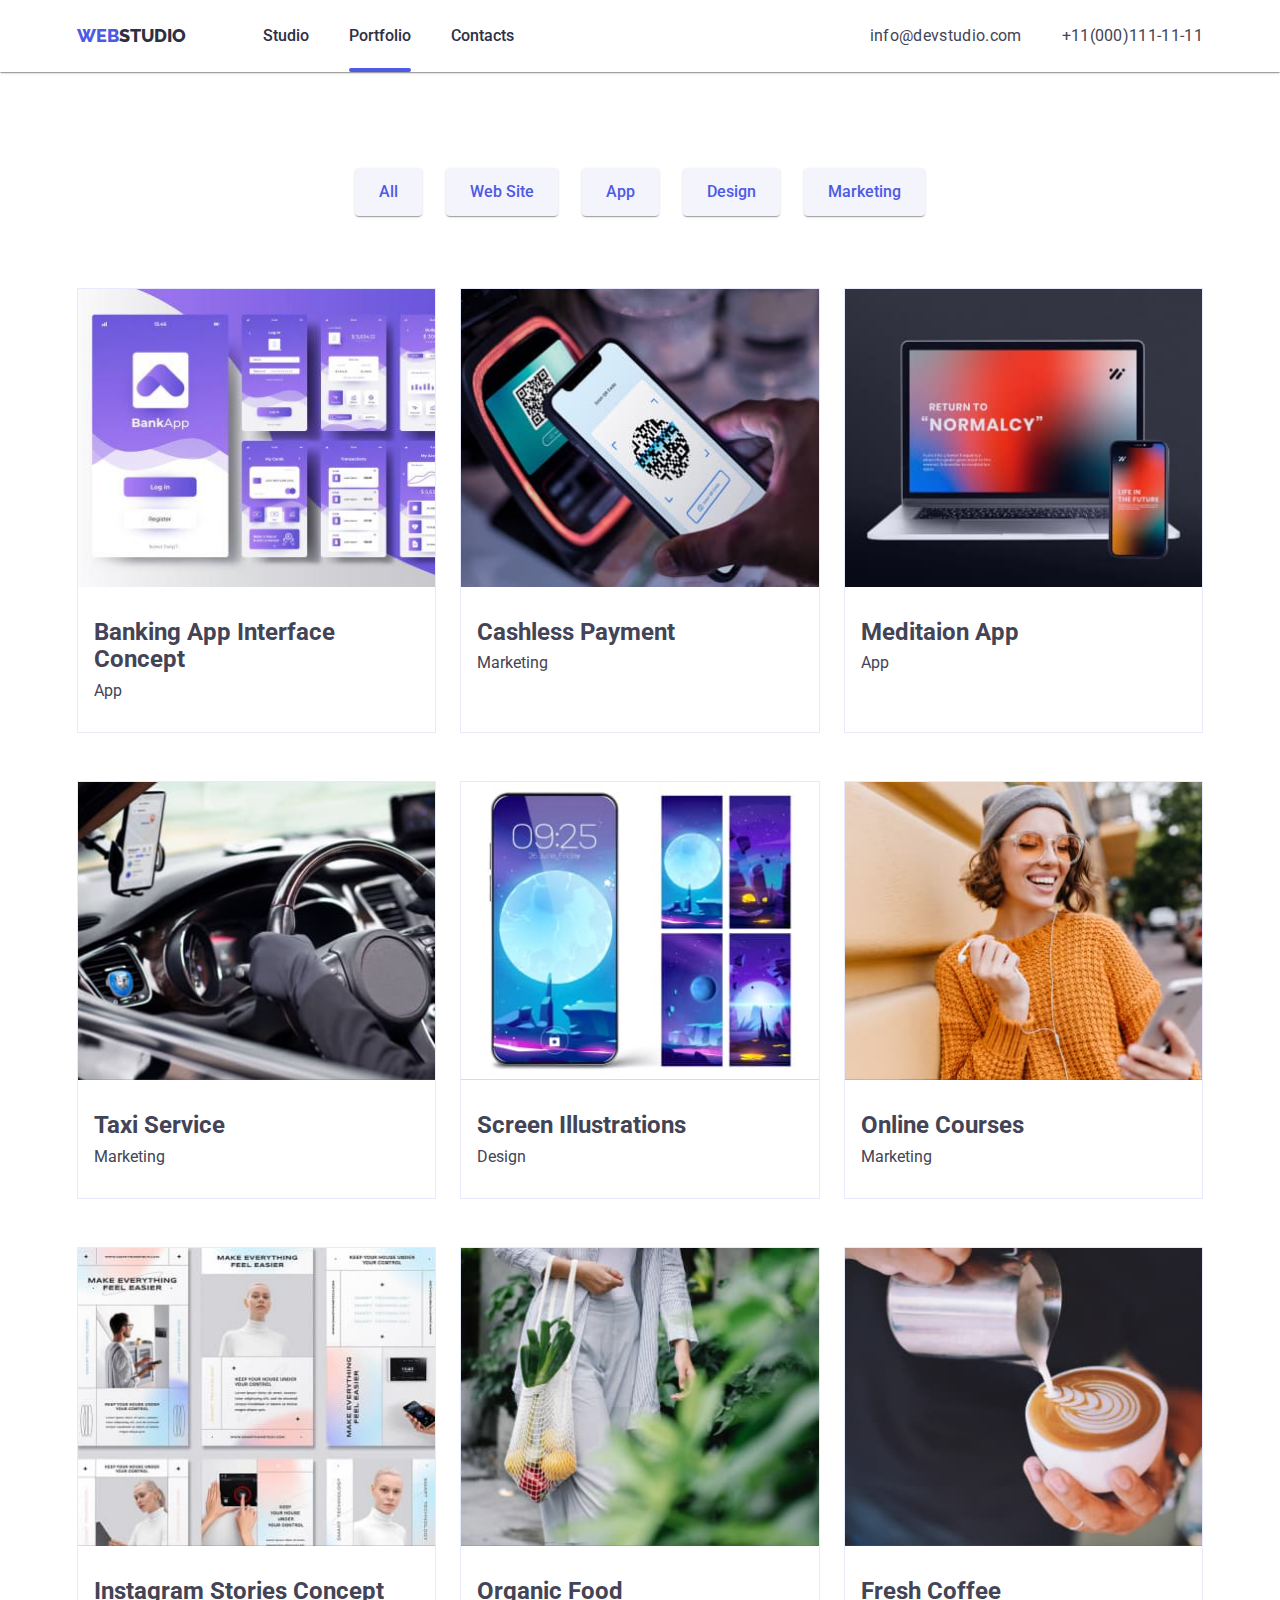
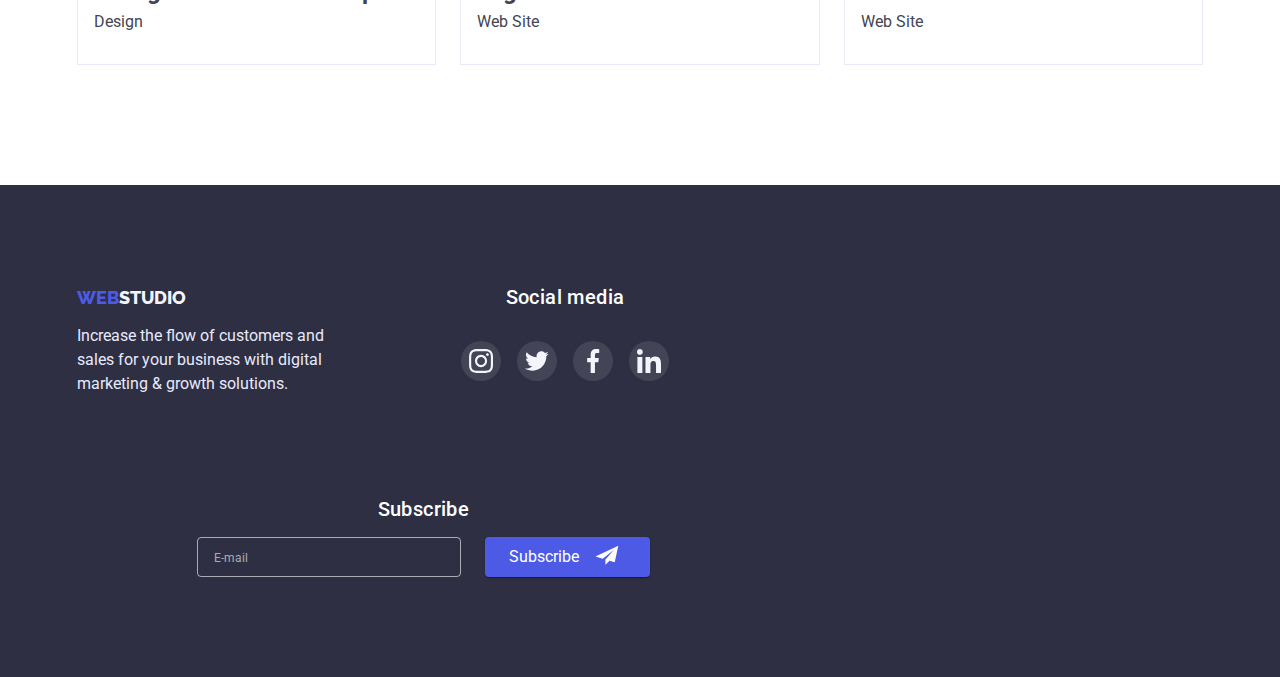
<file: portfolio.html>
<!DOCTYPE html>
<html lang="en">

<head>
    <meta charset="UTF-8">
    <meta http-equiv="X-UA-Compatible" content="IE=edge">
    <meta name="viewport" content="width=device-width, initial-scale=1.0">
    <title>goit-markup-hw-02</title>
    <link
    rel="stylesheet"
    href="https://cdnjs.cloudflare.com/ajax/libs/modern-normalize/1.0.0/modern-normalize.min.css"
  />
    <link rel="preconnect" href="https://fonts.googleapis.com">
    <link rel="preconnect" href="https://fonts.gstatic.com" crossorigin>

    <link
        href="https://fonts.googleapis.com/css2?family=Raleway:wght@800&family=Roboto:wght@400;500;700&display=swap"
        rel="stylesheet">
    <link rel="stylesheet" href="./styles/styles.css">
    
</head>
<body>
    <header>
      <div class="container">
        <div class="main-nav">
         <a href="./index.html" class="logo"><span class="low-logo"> web</span>studio</a>
          <nav>
            <ul class="site-nav">
                <li class="item">
                    <a href="./index.html" class="nav-links">Studio</a>
                </li>
                <li class="item">
                    <a href="./portfolio.html" class="nav-links_current">Portfolio</a>
                </li>
                <li class="item">
                    <a href="./portfolio.html" class="nav-links">Contacts</a>
                </li>
            </ul>
           </nav>
          <ul class="mail">
            <li class="item"> <a href="mailto:info@devstudio.com" class="contacts">info@devstudio.com</a></li>
            <li class="item"> <a href="tel:+11(000)111-11-11" class="contacts">+11(000)111-11-11</a></li>
         </ul>
         </div>
       </div>
    </header>

    <main>
        <section class="filters">
        <div class="container">
            <h1 hidden>portfolio-button-list</h1>
            <ul class="portfolio-btn_list">
                <li class="portfolio-btn_item">
                    <button type="button" class="portfolio-btn">All</button>
                </li>
                <li class="portfolio-btn_item">
                    <button type="button" class="portfolio-btn">Web Site</button>
                </li>
                <li class="portfolio-btn_item">
                    <button type="button" class="portfolio-btn">App</button>
                </li>
                <li class="portfolio-btn_item">
                    <button type="button" class="portfolio-btn">Design</button>
                </li>
                <li class="portfolio-btn_item">
                    <button type="button" class="portfolio-btn">Marketing</button>
                </li>
            </ul>

            <ul class="portfolio-cards_list">
                <li class="portfolio-cards_item">
                    <div class="team_list_img_wrapper">
                    <img src="images/one.jpg" alt="app" width="360">
                    <p class="overlay">14 Stylish and User-Friendly App Design Concepts · Task Manager App · Calorie Tracker App · Exotic Fruit Ecommerce App · Cloud Storage App</p>
                    </div>
                     <div class="card-content_portfolio">
                       <h2 class="card-title">Banking App Interface Concept</h2>
                       <p class="card-text_portfolio">App</p>
                     </div>
                </li>

                <li class="portfolio-cards_item">
                    <div class="team_list_img_wrapper">
                    <img src="images/two.jpg" alt="marketing" width="360">
                    <p class="overlay">14 Stylish and User-Friendly App Design Concepts · Task Manager App · Calorie Tracker App · Exotic Fruit Ecommerce App · Cloud Storage App</p>
                    </div>
                    <div class="card-content_portfolio">
                    <h2 class="card-title">Cashless Payment</h2>
                    <p class="card-text_portfolio">Marketing</p>
                </div>
                </li>
                
                <li class="portfolio-cards_item">
                    <div class="team_list_img_wrapper">
                    <img src="images/three.jpg" alt="app" width="360">
                    <p class="overlay">14 Stylish and User-Friendly App Design Concepts · Task Manager App · Calorie Tracker App · Exotic Fruit Ecommerce App · Cloud Storage App</p>
                    </div>
                    <div class="card-content_portfolio">
                    <h2 class="card-title">Meditaion App</h2>
                    <p class="card-text_portfolio">App</p>
                </div>
                </li>
                <li class="portfolio-cards_item">
                    <div class="team_list_img_wrapper">
                    <img src="images/four.jpg" alt="marketing" width="360">
                    <p class="overlay">14 Stylish and User-Friendly App Design Concepts · Task Manager App · Calorie Tracker App · Exotic Fruit Ecommerce App · Cloud Storage App</p>
                    </div>
                    <div class="card-content_portfolio">
                    <h2 class="card-title">Taxi Service</h2>
                        <p class="card-text_portfolio">Marketing</p>
                    </div>
                </li>
                <li class="portfolio-cards_item">
                    <div class="team_list_img_wrapper">
                    <img src="images/five.jpg" alt="design" width="360">
                    <p class="overlay">14 Stylish and User-Friendly App Design Concepts · Task Manager App · Calorie Tracker App · Exotic Fruit Ecommerce App · Cloud Storage App</p>
                    </div>
                    <div class="card-content_portfolio">
                    <h2 class="card-title"> Screen Illustrations</h2>
                        <p class="card-text_portfolio">Design</p>
                    </div>
                </li>
                <li class="portfolio-cards_item">
                    <div class="team_list_img_wrapper">
                    <img src="images/six.jpg" alt="marketing" width="360">
                    <p class="overlay">14 Stylish and User-Friendly App Design Concepts · Task Manager App · Calorie Tracker App · Exotic Fruit Ecommerce App · Cloud Storage App</p>
                    </div>
                    <div class="card-content_portfolio">
                    <h2 class="card-title">Online Courses</h2>
                        <p class="card-text_portfolio">Marketing</p>
                    </div>
                </li>
                <li class="portfolio-cards_item">
                    <div class="team_list_img_wrapper">
                    <img src="images/seven.jpg" alt="design" width="360">
                    <p class="overlay">14 Stylish and User-Friendly App Design Concepts · Task Manager App · Calorie Tracker App · Exotic Fruit Ecommerce App · Cloud Storage App</p>
                    </div>
                    <div class="card-content_portfolio">
                    <h2 class="card-title">Instagram Stories Concept</h2>
                    <p class="card-text_portfolio">Design</p>
                </div>
                </li>
                <li class="portfolio-cards_item">
                    <div class="team_list_img_wrapper">
                    <img src="images/eight.jpg" alt="web site" width="360">
                    <p class="overlay">14 Stylish and User-Friendly App Design Concepts · Task Manager App · Calorie Tracker App · Exotic Fruit Ecommerce App · Cloud Storage App</p>
                    </div>
                    <div class="card-content_portfolio">
                    <h2 class="card-title">Organic Food</h2>
                    <p class="card-text_portfolio">Web Site</p>
                </div>
                </li>
                <li class="portfolio-cards_item">
                    <div class="team_list_img_wrapper">
                    <img src="images/nine.jpg" alt="web site" width="360">
                    <p class="overlay">14 Stylish and User-Friendly App Design Concepts · Task Manager App · Calorie Tracker App · Exotic Fruit Ecommerce App · Cloud Storage App</p>
                    </div>
                    <div class="card-content_portfolio">
                    <h2 class="card-title">Fresh Coffee</h2>
                    <p class="card-text_portfolio">Web Site</p>
                </div>
                </li>

            </ul>
            </div>
            
        </section>
        
    </main>
    <footer>
        <div class="footer">
            <div class="container">
                <div class="logo_container">
                <a href="./index.html" class="foot-logo"><span class="low-logo"> web</span>studio</a>
                <p class="footer-text">Increase the flow of customers and sales for your business with digital marketing &
                growth solutions.
               </p>
               </div>
                <div class="social_media">
                <h3 class="title_social_media">Social media</h3>
                <ul class="social-list-footer">
                    <li class="social-footer-item">
                        <a href="#" class="social-footer-link">
                            <svg class="social-footer-icon" width="24" height="24">
                                <use href="./images/icons.svg#icon-instagram"></use>
                            </svg>
                        </a>
                    </li>
                    <li class="social-footer-item">
                        <a href="#" class="social-footer-link">
                            <svg class="social-footer-icon" width="24" height="24">
                                <use href="./images/icons.svg#icon-twitter"></use>
                            </svg>
                        </a>
                    </li>
                    <li class="social-footer-item">
                        <a href="#" class="social-footer-link">
                            <svg class="social-footer-icon" width="24" height="24">
                                <use href="./images/icons.svg#icon-facebook"></use>
                            </svg>
                        </a>
                    </li>
                    <li class="social-footer-item">
                        <a href="#" class="social-footer-link">
                            <svg class="social-footer-icon" width="24" height="24">
                                <use href="./images/icons.svg#icon-linkedin"></use>
                            </svg>
                        </a>
                    </li>
                </ul>
               
            </div> 
            
                <div class="social_media">
                  <h3 class="title_social_media">Subscribe</h3>
                  <form class="email-input">
                  <input type="email" name="email" class="footer-email" placeholder="E-mail" required/>
                                                
                  <button type="subscribe" class="subscribe">Subscribe     
                  <svg class="icon-subscribe" width="24px" height="20px">
                  <use href="./images/icons.svg#icon-send"></use></svg></button>
                  </form>
              </div>     
        </div>
    </footer>
</body>
</html>
</file>
<file: styles/styles.css>
/* font-family: 'Montserrat',*
sans-serif;
font-family: 'Raleway',
sans-serif;
font-family: 'Roboto',
sans-serif; */
:root {
    /* iris */
    --primary-brand: #4d5ae5;
    /* navy blue  */
    --dark: #2e2f42;
    /* green */
    --success: #31d0aa;
    /* slate  */
    --text: #434455;
    /* ligth slate  */
    --subtle-text: #8e8f99;
    /* cornflower  */
    --accent: #e7e9fc;
    /* cloud  */
    --light: #f4f4fd;
    /* shadow */
    --card-shadow: 0px 2px 1px -1px rgba(0, 0, 0, 0.2),
    0px 1px 1px 0px rgba(0, 0, 0, 0.14), 0px 1px 3px 0px rgba(0, 0, 0, 0.12);
}
 /* html { box-sizing: border-box;}
*::before,
*::after { box-sizing: border-box;}
body {
    font-family: 'Roboto', sans-serif;
    color: var(--text);
    background-color: #ffffff;
} */
.list {
    padding: 0;
    margin: 0;
}
h1,h2,h3,p {
    margin: 0;
}
img{
    display: block;
    width: 100%;
    height: auto;
}
.container {
    margin: 0;
    width: 100%;
    padding-left:  16px;
    padding-right: 16px;
} 
@media screen and (min-width: 320px) and (max-width: 479px) {
    .hero-title {
        font-size: 36px;
       line-height: 1.1;
       letter-spacing: 0.02em; 
       width: 100%; 
       color: var(--light);
       margin: 0 auto;
       margin-bottom: 72px;
      }
      .card_title {    
        font-size: 36px;
        line-height: 1.1;
        letter-spacing: 0.02em;
        color: var(--dark);
        padding-bottom: 8px;
        display: flex;
        text-align: left;
    }
    .card_text {
        font-size: 16px;
        line-height: 1.5;
        letter-spacing: 0.02em;
        color: var(--dark);
        display: flex;
        text-align: left;
    }
        
    
    .footer-email {
         width: 264px;  
        height: 40px;
        border: 1px solid rgba(255, 255, 255, 0.6);          
        border-radius: 4px ;
        padding-left: 16px;
        background-color: inherit;   
        margin-bottom: 16px;     
    }

}
@media screen and (min-width: 480px) and (max-width: 767px) 
{
    .container {
        width: 428px;
        margin: 0;
        margin-left: auto;
        margin-right: auto;
    } 
    .hero-title {
        font-size: 36px;
       line-height: 1.1;
       letter-spacing: 0.02em; 
       width: 350px; 
       color: var(--light);
       margin: 0 auto;
       margin-bottom: 72px;
      }
    .footer-email {
        width: 396px;
        height: 40px;
        border: 1px solid rgba(255, 255, 255, 0.6);          
        border-radius: 4px ;
        padding-left: 16px;
        background-color: inherit;  
        margin-bottom: 16px;      
    }
    }
@media screen and (min-width: 768px) and (max-width: 1199px) {
    .container {
        width: 736px;
        margin: 0;
        padding: 0;
        margin-left: auto;
        margin-right: auto;
         }
                                       
}
@media screen and (min-width: 1200px) {
    .container {
        width: 1158px;
        margin-left: auto;
        margin-right: auto;
            } 
            .tablet-email {
                display: none;
            }
            .tablet-tel {
                display: none;
            }
            .mobile-menu {
                display: none;
            }
            .mobile-menu-open__icon {
                display: none;
            }
            .social_media {
                display: none;
            }
            
}
@media screen and (max-width: 1199px) {
    .contacts{
        display: none;
    }
    .what_doing {
        display: none;
    }
    .what_are_we_doing{
        display: none;
    }
}
/* 0-767px */
.main-button {
    background-color: var(--primary-brand);
    color: #ffffff;
    font-family: 'Roboto';
    font-style: normal;
    font-weight: 500;
    font-size: 16px;
    line-height: 18.75px;
    letter-spacing: 0.04em;
    cursor: pointer;
    border: none;
    padding: 16px 32px;
    border-radius: 4px;
    margin-left: auto;
    margin-right: auto;
    }
.main-button:hover,
.main-button:focus {
    background-color: #404BBF;
    color: #ffffff
    }
@media screen and (max-width: 767px) {
  
nav {
    display: none;
}
.contacts{
    display: none;
}
.tablet-mail {
    display: none;
}
}
 .low-logo {
        padding-top: 24px;
        padding-left: 0px;
        padding-bottom: 24px;
    }
   .main-nav {
    display: flex;
    align-items: center;
    justify-content: space-between;
      
   } 
   .mobile-menu-open {
    background-color: transparent;
    border-color: none;
    padding: 0;
    line-height: 0;
   }
   @media screen and (max-width: 767px) {
    .mobile-menu {
    position: fixed;
    width: 100vw;
    height: 100vh;
    z-index: 1000;
    top: 0;
    left: 0;
    background-color: #ffffff;
    transform: translateX(100%);
    display: flex;
    flex-direction: column;
    transition: opacity 500ms linear, visibility 500ms linear;
    padding: 80px 40px 40px 40px;
   }
   
   .mobile-menu.is-open {
       transform: translateX(0);
   }
   .mobile_nav-links {
  font-weight: 700;
  font-size: 36px;
  line-height: 1.1;
  text-decoration: none;
  letter-spacing: 0.02em;
  color: var(--dark);
   }
   .color-link {
    color: var(--primary-brand);
   }
   .mobile-item:not(:last-child)  {
    margin-bottom: 40px;
   }
   .mobile-tel {
    display: block;
    font-weight: 500;
    font-size: 36px;
    line-height: 1.1;
    color: var(--primary-brand);
    text-decoration: none;
    margin-bottom: 40px;
}
.mobile-email {
   font-weight: 500;
   font-size: 20px;
   line-height: 1.2;
   letter-spacing: 0.02em;
   text-decoration: none;
   color: var(--dark);
}
.mobile-social-list {
    display: flex;
    gap: 56px;
    margin-top: 48px;
    padding: 0;
}
.mobile-social-link {
    display: flex;
    align-items: center;
    justify-content: center;
    background-color: var(--primary-brand);
    color: var(--light);
    width: 100%;
    height: 100%;
    border-radius: 50%;
}
.mobile-social-icon {
    fill: currentColor;
}
.mobile-social-item {
    width: 40px;
    height: 40px;
}
.mobile-wrapper {
    margin-top: auto;
}
   .mobile-menu__container {
    position: relative;
    padding-top: 80px;
    padding-left: 40px;
    padding-bottom: 40px;
    display: flex;
    flex-direction: column;
   }
   .mobile-menu__clouse-btn {
    display: flex;
    justify-content: center;
    align-items: center;
    position: absolute;
    top: 24px;
    right: 24px;
    width: 24px;
    height: 24px;
    border-radius: 50%;
    background-color: #E7E9FC;
    border: 1px solid opacity 10% #555555;
    padding: 0;
    transition: background-color 250ms cubic-bezier(0.4, 0, 0.2, 1);
   }
   .hero {
    
    background-image: linear-gradient(rgba(46, 47, 66, 0.7), rgba(46, 47, 66, 0.7)), url(../images/Header.jpg);
    background-repeat: no-repeat; 
    background-position: center;    
    background-size: cover;   
    }
  
   
   .feature_list .item:nth-child(1)::before {     
    display: none;   
}
   .feature_list .item:nth-child(2)::before {
   display: none;
}
   .feature_list .item:nth-child(3)::before {
    display: none;
}
   .feature_list .item:nth-child(4)::before {
    display: none;
}
   .feature_list {
    display: block;
    text-align: center;    
}
   .feature_list .item:not(:last-child) {
    margin-bottom: 72px;
}
   .feature {
    padding: 96px 0;
}
.card_title {
    
    font-size: 36px;
    line-height: 1.1;
    letter-spacing: 0.02em;
    color: var(--dark);
    padding-bottom: 8px;
}
.card_text {
    font-size: 16px;
    line-height: 1.5;
    letter-spacing: 0.02em;
    color: var(--dark);
    
}
.what_doing {
    display: none;
}
.team-list {
    background-color: #F4F4FD;
    padding-top: 96px;
    padding-bottom: 128px;
    text-align: center;
}

.our_team {
    font-size: 36px;
    font-weight: 700;
    line-height: 1.1;
    letter-spacing: 0.02em;
    text-align: center;
    margin-bottom: 72px;
    color: var(--dark);
}
.card-text {
    font-size: 16px;
    line-height: 1.5;
    letter-spacing: 0.02em;
    color: var(--dark);
    margin: 0;
    margin-bottom: 8px;
 } 
.flex_container{
    width: 264px;
    margin: auto;
    }
    .card-content {       
        text-align: center;
        padding: 32px 16px;
         }  
         
.team-list-item {
    background-color: #ffffff;
    text-align: center;
    margin: 0;
    padding: 0;
    width: 100%;
    box-shadow: 0px 1px 6px rgba(46, 47, 66, 0.08), 0px 1px 1px rgba(46, 47, 66, 0.16), 0px 2px 1px rgba(46, 47, 66, 0.08);    
}
.team-list-item:not(:last-child) {
    margin-bottom: 72px;}
    .card-title {    
        font-size: 20px;
        line-height: 1.2;
        letter-spacing: 0.02em;
        color: var(--dark);
            }
        
.customers {
    display: block;
    margin: 0 auto;
    padding-top: 96px;
    padding-bottom: 96px;
}
.logo-company {
    display: flex;
    flex-wrap: wrap;
    column-gap: 16px;
    row-gap: 72px;
}
.logo-icon {
    flex-basis: calc((100% - 16px) / 2);
    height: 88px;
    width: 160px;
}
.logo_container {
    display: flex;
    flex-direction: column;
    align-items: center;
    text-align: center;
    margin-bottom: 72px;
}
.footer {
    background-color: var(--dark);
    padding-top: 96px;
    padding-bottom: 96px;
 }

.footer .container {
    display: flex;
    flex-wrap: wrap;
    justify-content: center;
     }   

.social_media {
    display: flex;
    flex-direction: column;
    align-items: center;
    text-align: center;
    margin-bottom: 72px;
    }

.footer-form {
    text-align: center;
}
.email-input {
    display: flex;
    flex-direction: column;
    align-items: center;

}


.subscribe {
    display: flex;
    width: 165px;
    height: 40px;
    padding-left: 24px;
   padding-top: 8px;
    align-self: center;
    background-color: var(--primary-brand);
    color: #ffffff;
    font-family: 'Roboto';
    font-style: normal;
    font-weight: 400;
    font-size: 16px;
    line-height: 24px;
    letter-spacing: 0.04;
    cursor: pointer;
   padding-right: 16px;
    border-radius: 4px;
    box-shadow: var(--card-shadow);
    transition: background-color 250ms cubic-bezier(0.4, 0, 0.2, 1);
}
}

@media screen and (min-width: 768px) and (max-width: 1199px) {
    .mobile-menu {display: none; }
    .mobile-menu-open {display: none; }
    .hero-title {
        width: 494px; 
        font-family: 'Roboto';
        font-weight: 500px;
        font-size: 56px;
        line-height: 1.07;
        letter-spacing: 0.02;
        color: #ffffff;
        margin: 0 auto 48px auto;
        } 
        .tablet-mail{
            display: flex;
            flex-direction: column;
            align-items: flex-end;  
        }
    .tablet-email {
            
            text-decoration: none;
            margin: 0;
            padding: 0;
            
            margin-left: auto;
            padding-bottom: 4px;
            font-family: 'Roboto'; 
            font-weight: 400px;    
            font-size: 12px;
            line-height: 16px;  
            letter-spacing: 0.04em; 
            color: var(--text);
            
           }
    .tablet-tel{
            margin-left: auto;
            text-decoration: none;
           
            font-family: 'Roboto'; 
            font-weight: 400px;    
            font-size: 12px;
            line-height: 16px;  
            letter-spacing: 0.04em; 
            color: var(--text);
            
           }
    .hero {
            background-image: linear-gradient(rgba(46, 47, 66, 0.7), rgba(46, 47, 66, 0.7)), url(../images/Header.jpg);
            background-repeat: no-repeat; 
            background-position: center;    
            background-size: cover;   
            }
        .hero-title {
             font-size: 56px;
            line-height: 60px;
            letter-spacing: 0.02em; 
            width: 500px; 
            color: var(--light);
            margin: 0 auto;
            margin-bottom: 40px;
           }
        .feature_list .item:nth-child(1)::before {     
              
        }
        .feature_list .item:nth-child(2)::before {
           
        }
        .feature_list .item:nth-child(3)::before {
            
        }
        .feature_list .item:nth-child(4)::before {
            
        }
        .feature_list {
            display: flex;
            flex-wrap: wrap;
            gap: 72px 24px;
            margin-right: 0;
            padding-top: 96px;
            padding-bottom: 96px;
          }
          .feature_list .item {
            width: calc((100% - 24px) / 2);
          }             
          .card_title {
            font-size: 36px;
            line-height: 1.1;
            letter-spacing: 0.02em;
            color: var(--dark);
            padding-bottom: 8px;
            }   
            .card_text {
                font-size: 16px;
                line-height: 1.5;
                letter-spacing: 0.02em;
                color: var(--dark);
                
            }               
         .our_team
        {
         text-align: center;
         margin: 0;
         margin-bottom: 72px;
         font-weight: 700;
         font-size: 36px;
         line-height: 1.1;
         letter-spacing: 0.02;
         color: #2E2F42;
       } 
         .team-list {
            background-color: var(--light);
            padding-top: 96px;
            padding-bottom: 104px;
            text-align: center;
        }
        .flex_container{
            margin: 0;
            display: flex;
            flex-wrap: wrap;
            justify-content: center;
            gap: 24px;
            row-gap: 64px;                        
            
        }
        .card-title {
            font-size: 20px;
            line-height: 1.2;
            letter-spacing: 0.02em;
            color: var(--dark);
            }
                
        .card-text {        
            font-size: 16px;
            line-height: 1.5;
            letter-spacing: 0.02em;
            color: var(--dark);
            margin: 0;
            margin-bottom: 8px;
         }
        .team-list-item {
            width: calc((100% - 24px) / 2);
            box-shadow: 0px 1px 6px rgba(46, 47, 66, 0.08), 0px 1px 1px rgba(46, 47, 66, 0.16), 0px 2px 1px rgba(46, 47, 66, 0.08);
            width: 264px;
            background-color: #ffffff;
             border-bottom-left-radius: 4px;
            border-bottom-right-radius: 4px;
            overflow: auto;
        }
        
        img{
            width: 264px;
            height: auto;
        }
        .card-content {       
            text-align: center;
            width: 264px;
            padding: 32px 16px;
             }  
             
        .customers {
            display: block;
            padding-top: 96px;
            padding-bottom: 96px;
        }
        .logo-company {
            display: flex;
            flex-wrap: wrap;
            column-gap: 24px;
            row-gap: 72px;
           margin: 0 108px;
        }
        .logo-icon {
            flex-basis: calc((100% - 48px) / 3);
            height: 88px;
        }
       .footer .container {
            display: flex;
            flex-wrap: wrap;
            column-gap: 24px;
            row-gap: 72px;
            padding-right: 0;
            max-width: 496px;
         }   
         .footer {
             background-color: var(--dark);
            padding-top: 100px;
            padding-bottom: 100px;
                  
         }  
         .social_media {
            display: flex;
            flex-direction: column;
            align-items: center;
            text-align: center;
            margin: 0;
        }      
        .footer-email {
            width: 264px;
            height: 40px;
            border: 1px solid rgba(255, 255, 255, 0.6);          
            border-radius: 4px ;
            padding-left: 16px;
            background-color: inherit;  
               
        }
        .subscribe {
            display: flex;
            width: 165px;
            height: 40px;
            padding-left: 24px;
           padding-top: 8px;
            align-self: center;
            margin-left: 24px;
            background-color: var(--primary-brand);
            color: #ffffff;
            font-family: 'Roboto';
            font-style: normal;
            font-weight: 400;
            font-size: 16px;
            line-height: 24px;
            letter-spacing: 0.04;
            cursor: pointer;
           padding-right: 16px;
            border-radius: 4px;
            box-shadow: var(--card-shadow);
            transition: background-color 250ms cubic-bezier(0.4, 0, 0.2, 1);
        }
}  
@media screen and (min-width: 1200px) {
html { box-sizing: border-box;}
*::before,
*::after { box-sizing: border-box;}
body {
    font-family: 'Roboto', sans-serif;
    color: var(--text);
    background-color: #ffffff;
} 
    .site-nav{
    display: flex;
    align-items: center;
}
header {
    box-shadow: var(--card-shadow);
} 
.hero-title {
    font-size: 56px;
   line-height: 60px;
   letter-spacing: 0.02em; 
   width: 500px; 
   color: var(--light);
   margin: 0 auto;
   margin-bottom: 40px;
  }
 .feature {
    padding-top: 120px;
    padding-bottom: 120px;
} 
 .feature_list {
    display: flex;
    flex-wrap: nowrap;
    justify-content: center;
    padding: 0;
    margin: 0;    
    gap: 24px;
    margin-left: 16px;
    margin-right: 16px;
    } 
   
     .feature_list .item {
        width: 264px;
     }
    .feature_list
    .item::before {
        display: block;
        content: "";    
        height: 112px;
        background-size: 64px 64px;
        background-repeat: no-repeat;
        background-position: center;
        background-color: #F4F4FD;    
    }
    .item:nth-child(1)::before {     
        background-image: url("../images/antenna.svg");
        margin-bottom: 8px;    
    }
    .item:nth-child(2)::before {
        background-image: url("../images/clock.svg");
        margin-bottom: 8px;
    }
    .item:nth-child(3)::before {
        background-image: url("../images/diagram.svg"); 
        margin-bottom: 8px;
    }
    .item:nth-child(4)::before {
        background-image: url("../images/astronaut.svg"); 
        margin-bottom: 8px;
    }
    .card_title {
        font-size: 20px;
        line-height: 1.2;
        letter-spacing: 0.02em;
        color: var(--dark);
        padding-bottom: 8px;
        }  
        .card_text {
            font-size: 16px;
            line-height: 1.5;
            letter-spacing: 0.02em;
            color: var(--dark);
            
        }
    
.card-title_list {
    display: flex;
    justify-content: center;
    align-items: center;
    margin: 0;
    padding: 0;
    gap: 24px;
    padding-bottom: 120px;
}
img {
    display: block;
    max-width: 100%;
    height: auto;
}

.what_are_we_doing { 
    text-align: center;
    margin-top: 0;
    font-weight: 700;
    margin-bottom: 72px;
    font-weight: 500;
    font-size: 36px;
    line-height: 40px;
    letter-spacing: 0.02em;
    color: var(--dark);
   }
   .team-list 
   {
     margin: 0;
    padding: 0;
    padding-top: 120px;
    height: 780px;
    background-color: var(--light);
   }
 .our_team
 {
    text-align: center;
    margin: 0;
    margin-bottom: 72px;
    font-weight: 700;
     font-size: 36px;
     line-height: 40px;
     letter-spacing: 0.02;
     color: #2E2F42;
    } 
     .flex_container {
     display: flex;
     justify-content: center;
     flex-wrap: nowrap;
     margin: 0;
     padding: 0;
     gap: 24px;
    } 
    .card-text {
        font-size: 16px;
        line-height: 1.5;
        letter-spacing: 0.02em;
        color: var(--dark);
        margin: 0;
        margin-bottom: 8px;
     } 
.team-list-item {
        width: 264px;
        background-color: #ffffff;
        box-shadow: 0px 1px 6px rgba(46, 47, 66, 0.08), 0px 1px 1px rgba(46, 47, 66, 0.16), 0px 2px 1px rgba(46, 47, 66, 0.08);
        border-bottom-left-radius: 4px;
        border-bottom-right-radius: 4px;
        overflow: auto;
        display: block;
        } 
        .card-content {       
            text-align: center;
            padding: 32px 16px;
             }  
             
 /* section-customers */
 .customers {
    
    padding-top: 120px;
    padding-bottom: 120px;
    } 
    .logo-company {
    padding: 0;
    display: flex;
    flex-wrap: nowrap;
    justify-content: center;
    gap: 24px;
    } 
    .logo-icon {
    width: calc((100%-5*24px) / 6);
    height: 88px;  
    max-width: 160px;  
    } 
    .footer {
        background-color: var(--dark);
        padding-top: 100px;
        padding-bottom: 100px;
     }
     
     .social_media {
        display: flex;
        flex-direction: column;
        align-items: center;
        text-align: center;
        
        margin-left: 120px;  
        margin-right: 80px; 
           }
     
    .footer .container {
        display: flex;
        flex-wrap: wrap;
        
        row-gap: 100px;
    }   
    .footer-email {
        width: 264px;  
       height: 40px;
       border: 1px solid rgba(255, 255, 255, 0.6);          
       border-radius: 4px ;
       padding-left: 16px;
       background-color: inherit;        
   }
    .subscribe {
        display: flex;
        width: 165px;
        height: 40px;
        padding-left: 24px;
       padding-top: 8px;
        align-self: center;
        margin-left: 24px;
        background-color: var(--primary-brand);
        color: #ffffff;
        font-family: 'Roboto';
        font-style: normal;
        font-weight: 400;
        font-size: 16px;
        line-height: 24px;
        letter-spacing: 0.04;
        cursor: pointer;
       padding-right: 16px;
        border-radius: 4px;
        box-shadow: var(--card-shadow);
        transition: background-color 250ms cubic-bezier(0.4, 0, 0.2, 1);
    }
}
.logo {
    display: block;
    font-family: 'Raleway';
    font-style: normal;
    font-weight: 800;
    font-size: 18px;
    line-height: 24px;
    text-decoration: none;
    color: var(--dark);
    text-transform: uppercase;
    padding-top: 24px;
    padding-bottom: 24px;
    }
.foot-logo {
    font-family: 'Raleway';
    font-style: normal;
    font-weight: 800;
    font-size: 18px;
    line-height: 1.2;
    text-decoration: none;
    color: var(--light);
    text-transform: uppercase;
    }
.low-logo {
    color: var(--primary-brand);
    text-transform: uppercase;
    }
.site-nav {
    display: flex;  
    margin: 0; 
    padding: 0;
    margin-left: 77px; 
    gap: 40px;
}
.nav-links {
    position: relative;
    display: block;
    padding-top: 24px;
    padding-bottom: 24px;
    font-family: 'Roboto';
    font-weight: 500;
    font-size: 16px;
    line-height: 1.5;
    color: var(--dark);
    text-decoration: none;
    transition: color 250ms cubic-bezier(0.4, 0, 0.2, 1);
    }
    .nav-links_current {
        position: relative;
        display: block;
        padding-top: 24px;
        padding-bottom: 24px;
        font-family: 'Roboto';
        font-weight: 500;
        font-size: 16px;
        line-height: 1.5;
        color: var(--dark);
        text-decoration: none;
        transition: color 250ms cubic-bezier(0.4, 0, 0.2, 1);
        }
    .nav-links_current::after {
        content: '';
        position: absolute;
        left: 0;
        bottom: 0;
        display: block;
        width: 100%;
        height: 4px;
        border-radius: 2px;
        background-color: var(--primary-brand);
        opacity: 1;
     }
      
.mail{
    display: flex;
    margin: 0;
    margin-left: auto;
    padding: 0;
    padding-top: 24px;
    padding-bottom: 24px;
    font-family: 'Roboto';     
    font-size: 16px;
    line-height: 1.5;  
    letter-spacing: 0.02em;  
    gap: 40px;
    }   
.nav-links:hover, 
.nav-links:focus
{
    color: var(--primary-brand);    
}
.contacts {     
    font-weight: 400;
    font-size: 16px;
    line-height: 1.5;
    text-decoration: none;
    color: var(--text);
    transition: color 250ms cubic-bezier(0.4, 0, 0.2, 1);
    } 
.contacts:hover,
.contacts:focus {
    color: var(--primary-brand);
    }
ul {
    list-style-type: none;
}
.hero { 
    padding-top: 112px 0 192px;
    text-align: center;
    max-width: 1440px;  
    min-height: 603px;
    margin-left: auto;
    margin-right: auto;    
    display: flex;
    flex-direction: column;
    justify-content: center;
    
    background-image: linear-gradient(rgba(46, 47, 66, 0.7), rgba(46, 47, 66, 0.7)), url(../images/Header.jpg);
    background-repeat: no-repeat; 
    background-position: center;    
    background-size: cover;     
    box-shadow: 0px 4px 4px rgba(0, 0, 0, 0.25);
}
button
{   
    background-color: var(--light);
    color: var(--primary-brand);
    font-family: 'Roboto';
    font-style: normal;
    font-weight: 500;
    font-size: 16px;
    line-height: 1.5;
    cursor: pointer;
    border: none;
    border-radius: 4px;
    box-shadow: var(--card-shadow);
    transition: background-color 250ms cubic-bezier(0.4, 0, 0.2, 1);
    }
button:hover,
button:focus {
    background-color: var(--primary-brand);
    color: #ffffff;
    box-shadow: var(--card-shadow);
    
    }

.trailing_icons {
    padding: 0;
        display: flex;
        justify-content: center;
        gap: 24px;    
    }
.trailing_icons_link {
        display: flex;
        justify-content: center;
        align-items: center;
        width: 40px;
        height: 40px;
        border-radius: 50%;
        background-color: var(--primary-brand);
        transition: background 250ms cubic-bezier(0.4, 0, 0.2, 1);
    }
    .trailing_icons_icon {
        fill: #F4F4FD;
    }
    
    .trailing_icons_link:hover, 
    .trailing_icons_link:focus {
    background: #31D0AA;
    cursor: pointer;
    }
/* .card-title {
    font-size: 20px;
    line-height: 1.2;
    letter-spacing: 0.02em;
    color: var(--dark);
    }  */
        
/* identical to box height, or 120% */
/* .container {
    width: 100%;
    padding-left: 15px;
    padding-right: 15px;
   
}
@media screen (max-width 1200px) {
    .container {
        width: 1440px;}
    
}
@media screen (max-width 768px) {
    .container {
        width: 768px;}
    
}
@media screen (min-width 480px) {
    .container {
    width: 428px;
    margin-left: auto;
    margin-right: auto;}
}
.card-text {
    font-family: inherit;
    margin: 0;
    margin-bottom: 8px;
} */

/* .feature {
    padding-top: 120px;
    padding-bottom: 120px;
} */
/* .feature_list {
    padding: 0;
    margin: 0;
    display: flex;
    justify-content: center;
    gap: 24px;
    } */
    
/* .team-list 
{   padding-top: 120px;
    height: 732px;
    background-color: var(--light);
    
    } */


    .title-customers {  
        margin-top: 0;  
        margin-bottom: 72px;       
        font-weight: 500;
        font-size: 36px;
        line-height: 1.1;    
        text-align: center;
        letter-spacing: 0.02em;
        color: var(--dark);
    }
    
    .logo-icon-link {
    display: flex;
    justify-content: center;
    align-items: center;
    color: #AFB1B8;
    border: 1px solid #8e8f99;
    border-radius: 4px;
    width: 100%;
    height: 100%;
    transition: color 250ms cubic-bezier(0.4, 0, 0.2, 1);
    }    
    .logo-icon-link:hover,
    .logo-icon-link:focus {
    color: var(--primary-brand);
    border: 1px solid var(--primary-brand);
    }
    .logo-icon-company {
    fill: currentColor;
    }

    .team_list_img_wrapper:hover .overlay,
    .team_list_img_wrapper:focus .overlay
    {   transform: translate(0, 0);
        cursor: pointer;
    } 
     .team_list_img_wrapper{
        position: relative;
        overflow: hidden;
        transition: transform 250ms cubic-bezier(0.4, 0, 0.2, 1);
    }
    .overlay
    {
        margin: 0;
        position: absolute;
        left: 0;
        top: 0;
        width: 100%;
        height: 100%;
        font-size: 16px;
        color: #ffffff;
        padding-top: 40px;
        padding-left: 32px;
        background-color: var(--primary-brand);
        opacity: 100%;
        overflow: hidden;
        transform: translate(0, 100%);
        transition: transform 250ms cubic-bezier(0.4, 0, 0.2, 1);
    } 
     
.section-page{
    padding-top: 96px;
    padding-bottom: 120px;
}
.filters {
    padding-top: 96px;
    padding-bottom: 120px;
    margin-left: auto;
    margin-right: auto;
    }
.portfolio-btn_list {
    display: flex;
    justify-content: center;
    gap: 24px;
    margin:0;
    padding: 0;
    margin-bottom: 72px;
    
}
.portfolio-btn {
    line-height: 1.5;
    font-size: 16px;
    padding: 12px 24px;
    
    }
.portfolio-cards_list {
    padding: 0;
    margin: 0;
    list-style: none;
    display: flex;
    flex-wrap: wrap;
    column-gap: 24px;
    row-gap: 48px;
    flex-wrap: wrap;
    flex-basis: calc(100% / 3);
    }
    
.portfolio-cards_item {
    flex-basis: calc((100% - 2 * 24px) / 3) ;
    border: 1px solid #E7E9FC;
    
    overflow: hidden;
    }
    .portfolio-cards_item:hover,
    .portfolio-cards_item:focus
    { box-shadow: var(--card-shadow);
      
      cursor: pointer;
    }
.card-content_portfolio{
    text-align: left;
    padding: 32px 16px;
    background-color: #FFFFFF;
   
    border-radius: 0px 0px 4px 4px;
}
.card-title { margin: 0 0 8px 0;
}
.card-text_portfolio {
    margin: 0;
}
.portfolio-cards_box {
    padding: 32px 16px;
}

  .footer .container {
    display: flex;
    align-items: baseline;
    
 } 
.footer-text {
    margin: 0;
    color: var(--accent);
    font-size: 16px;
    line-height: 1.5;
    letter-spacing: 0.25;
    margin-top: 16px;
    width: 264px;
}  

.title_social_media {
    margin: 0px 0px 16px 0px;
    font-weight: 500;
    font-size: 20px;
    line-height: 1.2;
    letter-spacing: 0.02em;
    color: #FFFFFF;
}
.social-list-footer {
    padding: 0;
    display: flex;
    justify-content: left;
    gap: 16px;    
}
.social-footer-link {
    display: flex;
    justify-content: center;
    align-items: center;
    width: 40px;
    height: 40px;
    border-radius: 50%;
    background: rgba(255, 255, 255, 0.1);
    transition: background 250ms cubic-bezier(0.4, 0, 0.2, 1);
}
.social-footer-icon {
    fill: #F4F4FD;
}
.social-footer-link:hover,
.social-footer-link:focus {
    background: #31D0AA;
    cursor: pointer;         
}
/* /.backdrop */
.backdrop {
position: fixed;
top: 0;
left: 0;
z-index: 100;
width: 100%;
height: 100%;
background-color: rgba(0,0,0,0.2);

transition: opacity 250ms cubic-bezier(0.4, 0, 0.2, 1) ;
visibility: inherit;
}
.backdrop.is-hidden {
    opacity: 0;
    visibility: hidden;
    pointer-events: none;
    transition: opacity 250ms cubic-bezier(0.4, 0, 0.2, 1);
    visibility: inherit;
}
.modal {
    position: absolute;
    top: 50%;
    left: 50%;
    transform: translate(-50%, -50%);
    width: 408px;
    height: 584px;
    border-radius: 4px;
    background-color: #FCFCFC;
    margin: 0 auto;
    padding: 24px;
}
@media screen and (min-width: 480px) and (max-width: 767px)  {
    .modal {
        width: 392px;
    }
}
.modal-close-btn {
    display: flex;
    justify-content: center;
    align-items: center;
    position: absolute;
    top: 24px;
    right: 24px;
    width: 24px;
    height: 24px;
    border-radius: 50%;
    background-color: #E7E9FC;
    border: 1px solid opacity 10% #555555;
    padding: 0;
    transition: background-color 250ms cubic-bezier(0.4, 0, 0.2, 1);      
}
.modal-close-btn:hover,
.modal-close-btn:focus
{
    border-color: var(--accent);
   }
.modal-close-btn:hover .modal-close-btn-icon,
.modal-close-btn:focus .modal-close-btn-icon
{ fill: var(--accent);
      
}

/* ==============MODAL WINDOW=========== */

.leave-your
{
    text-align: center;
    margin: 0;
    margin-top: 48px;
    margin-bottom: 16px;
     font-weight: 500;
     font-size: 16px;
     line-height: 24px;
     letter-spacing: 0.02;
     color: #2E2F42;
    }
    /*================= modal_form ============ */
    .modal-form {
        display: flex;
        flex-direction: column;
    }
    .modal-form-field {
        margin-bottom: 10px;
    }
    .modal-form-input-desc {
        display: block;
        font-size: 12px;
        font-weight: 400;
        line-height: 14px;
        margin-bottom: 4px;
        letter-spacing: 0.01;
        color: #8E8F99;
    }
    .modal-form-input-wrapper {
        display: block;
        position: relative;
    }
    .modal-form-input {
        width: 100%;
        height: 40px;
        color: black;
        border: 1px solid rgba(33, 33, 33, 0.2);
        border-radius: 4px;
        padding-left: 42px;
        transition: border-color 250ms cubic-bezier(0.4, 0, 0.2, 1);
    }
    .modal-form-input:focus {
        outline: none;
        border-color: var(--primary-brand);
    }

    .icon-icon-name {
        position: absolute;
        top: 50%;
        left: 16px;
        transform: translate(0,-50%);
        display: block;
        transition: background-color 250ms cubic-bezier(0.4, 0, 0.2, 1);
        fill: #2E2F42;
    }
    .modal-form-input:focus + .icon-icon-name {
        fill: var(--primary-brand);
    }
    
    .modal-form-message {
    resize: none;
    width: 100%;
    height: 120px;
    padding: 8px 16px;
    border-radius: 4px;
    border: 1px solid rgba(33, 33, 33, 0.2);
    transition: background-color 250ms cubic-bezier(0.4, 0, 0.2, 1);
    
}
.modal-form-message::placeholder {
    font-weight: 400;
    font-size: 12px;
    line-height: 16px;
    color: #8E8F99;
    letter-spacing: 0.04;

}
    .modal-form-message:focus {
        outline: none;
        border-color: var(--primary-brand);
    }

    .modal-form-check-desc::before {
        display: block;
        width: 18px;
        height: 18px;
        border: 1px solid #303030;
        content: '';
        cursor: pointer;
        border-radius: 2px;
        margin-right: 10px;
        transition: background-color 250ms cubic-bezier(0.4, 0, 0.2, 1);
          }

    .modal-form-check:checked + .modal-form-check-desc::before {
        background-image: url(../images/checkbox.jpg);      
               
    }
    .modal-form-check {
        visibility: hidden;
        
    }
    .modal-form-check:focus + .modal-form-check-desc::before {
        outline: 2px solid #404BBF;
        
            }
    .modal-form-check-desc {
        display: flex;
        align-items: center;
        font-size: 12px;
        font-weight: 400;
        line-height: 16px;
        letter-spacing: 0.04;
        color:#757575;
        margin-bottom: 24px;
    }
    .modal-form-submit {
    width: 169px;
    height: 56px;
    align-self: center;
    color: var(--light);
    background-color: var(--primary-brand);
    box-shadow: var(--card-shadow);
    transition: background-color 250ms cubic-bezier(0.4, 0, 0.2, 1);    
    }
    .modal-form-submit:hover,
    .modal-form-submit:focus {
    background-color: #ffffff;
    color: var(--primary-brand);
        }
    
    
    .footer-email::placeholder {
        margin-top: 8px;
        margin-left: 16px;
        font-size: 12px;
        font-weight: 400;
        line-height: 24px;
        letter-spacing: 0.04;
        color:rgba(255, 255, 255, 0.6);         
    }
    input {
        color:rgba(255, 255, 255, 0.3)
    }
    
    .icon-subscribe { 
        margin-left: 16px;        
    }
    .subscribe:hover,
    .subscribe:focus {
    background-color: #ffffff;
    color: var(--primary-brand);
        }
        .email-input {
            display: flex;
        }
        .modal-mobile{
          position: fixed;  
    top: 50%;
    left: 50%;
    transform: translate(-50%, -50%);
    width: 428px;
    height: 584px;
    border-radius: 4px;
    background-color: #FCFCFC;
    margin: 0 auto;
    padding: 24px;
        }
</file>
